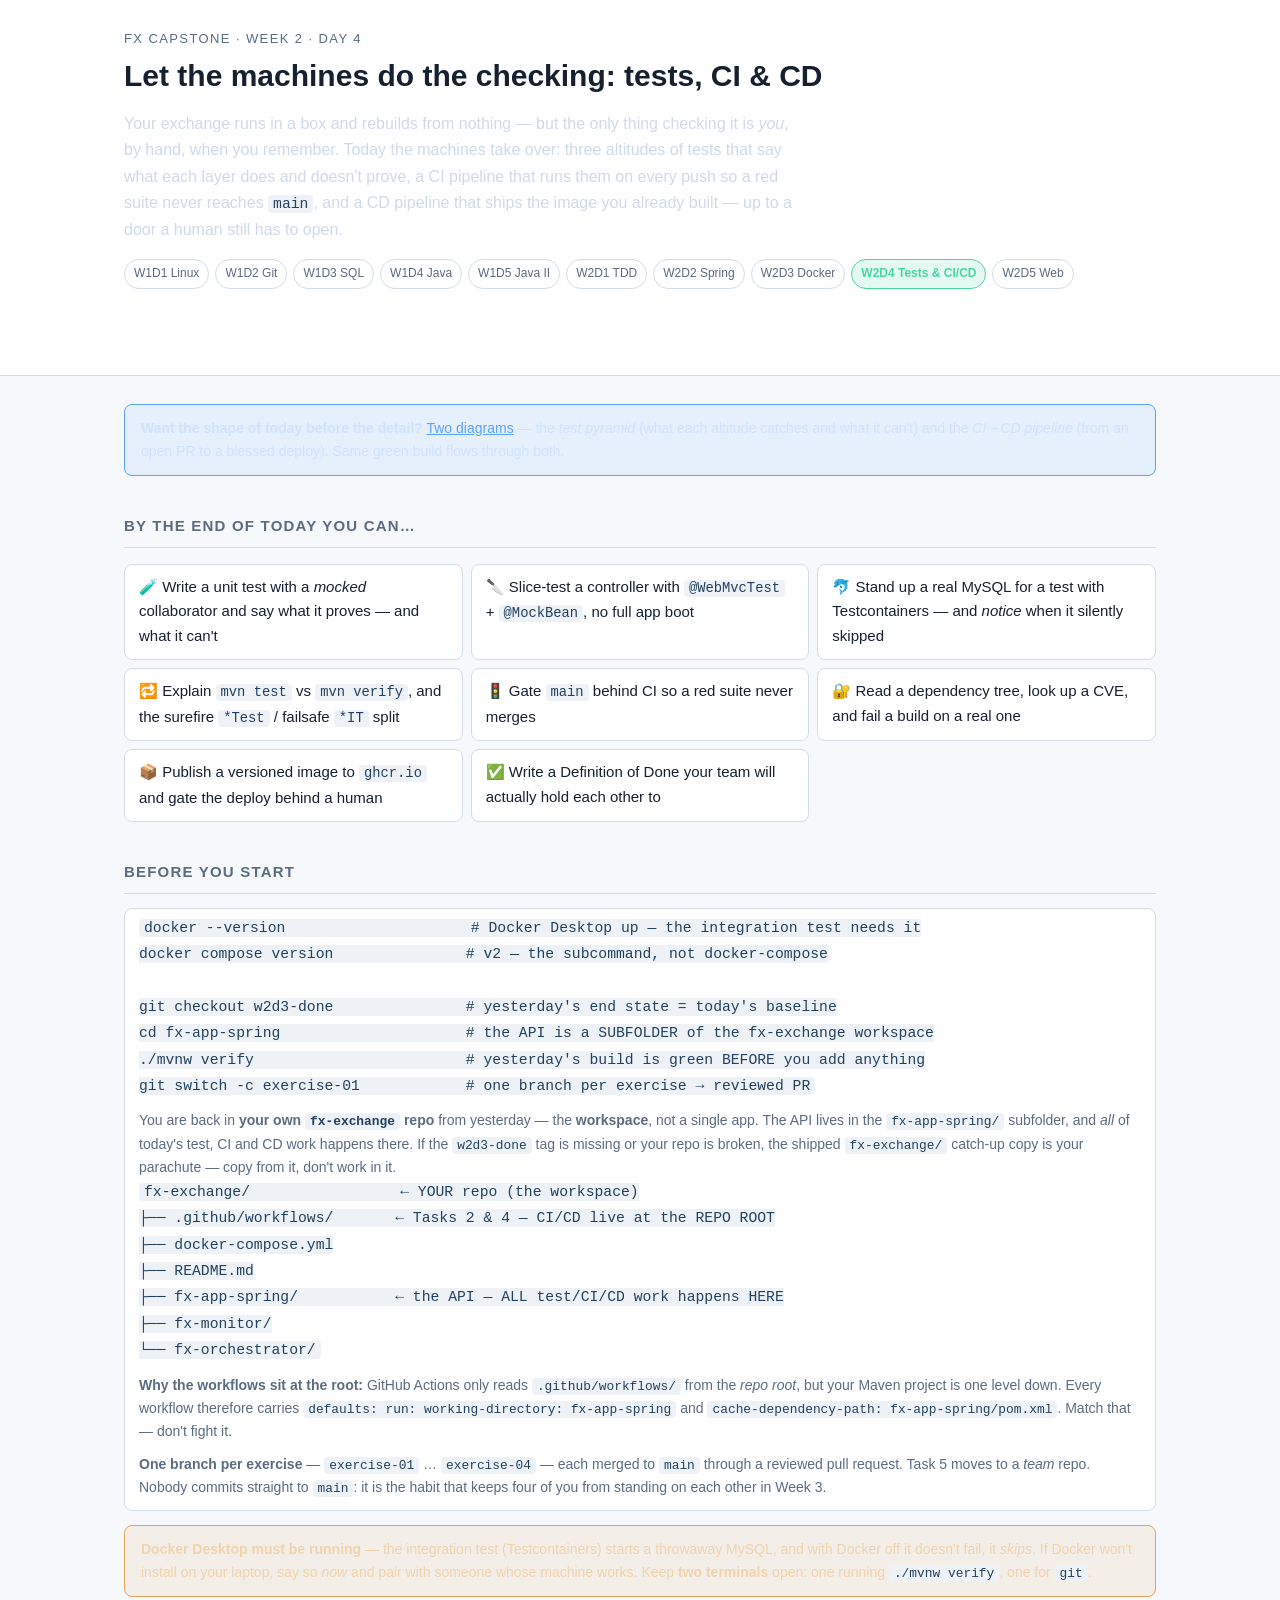
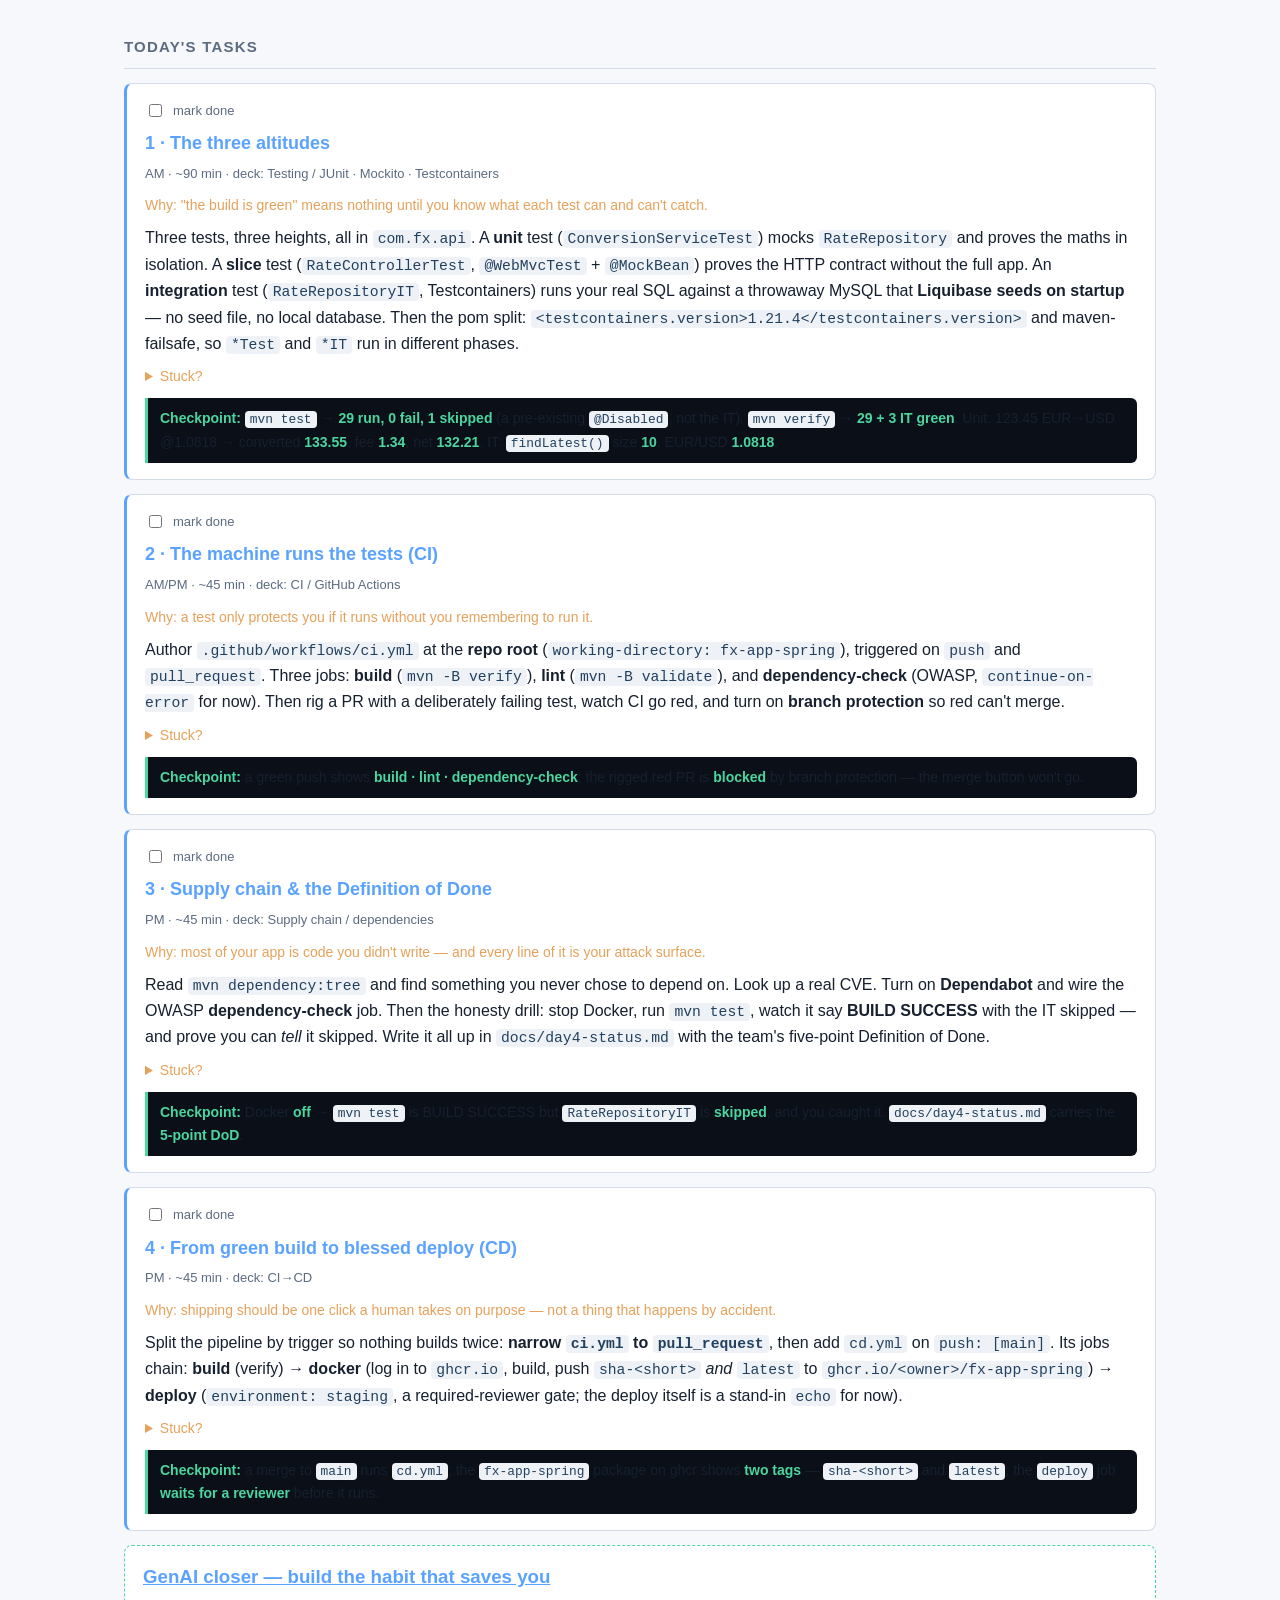
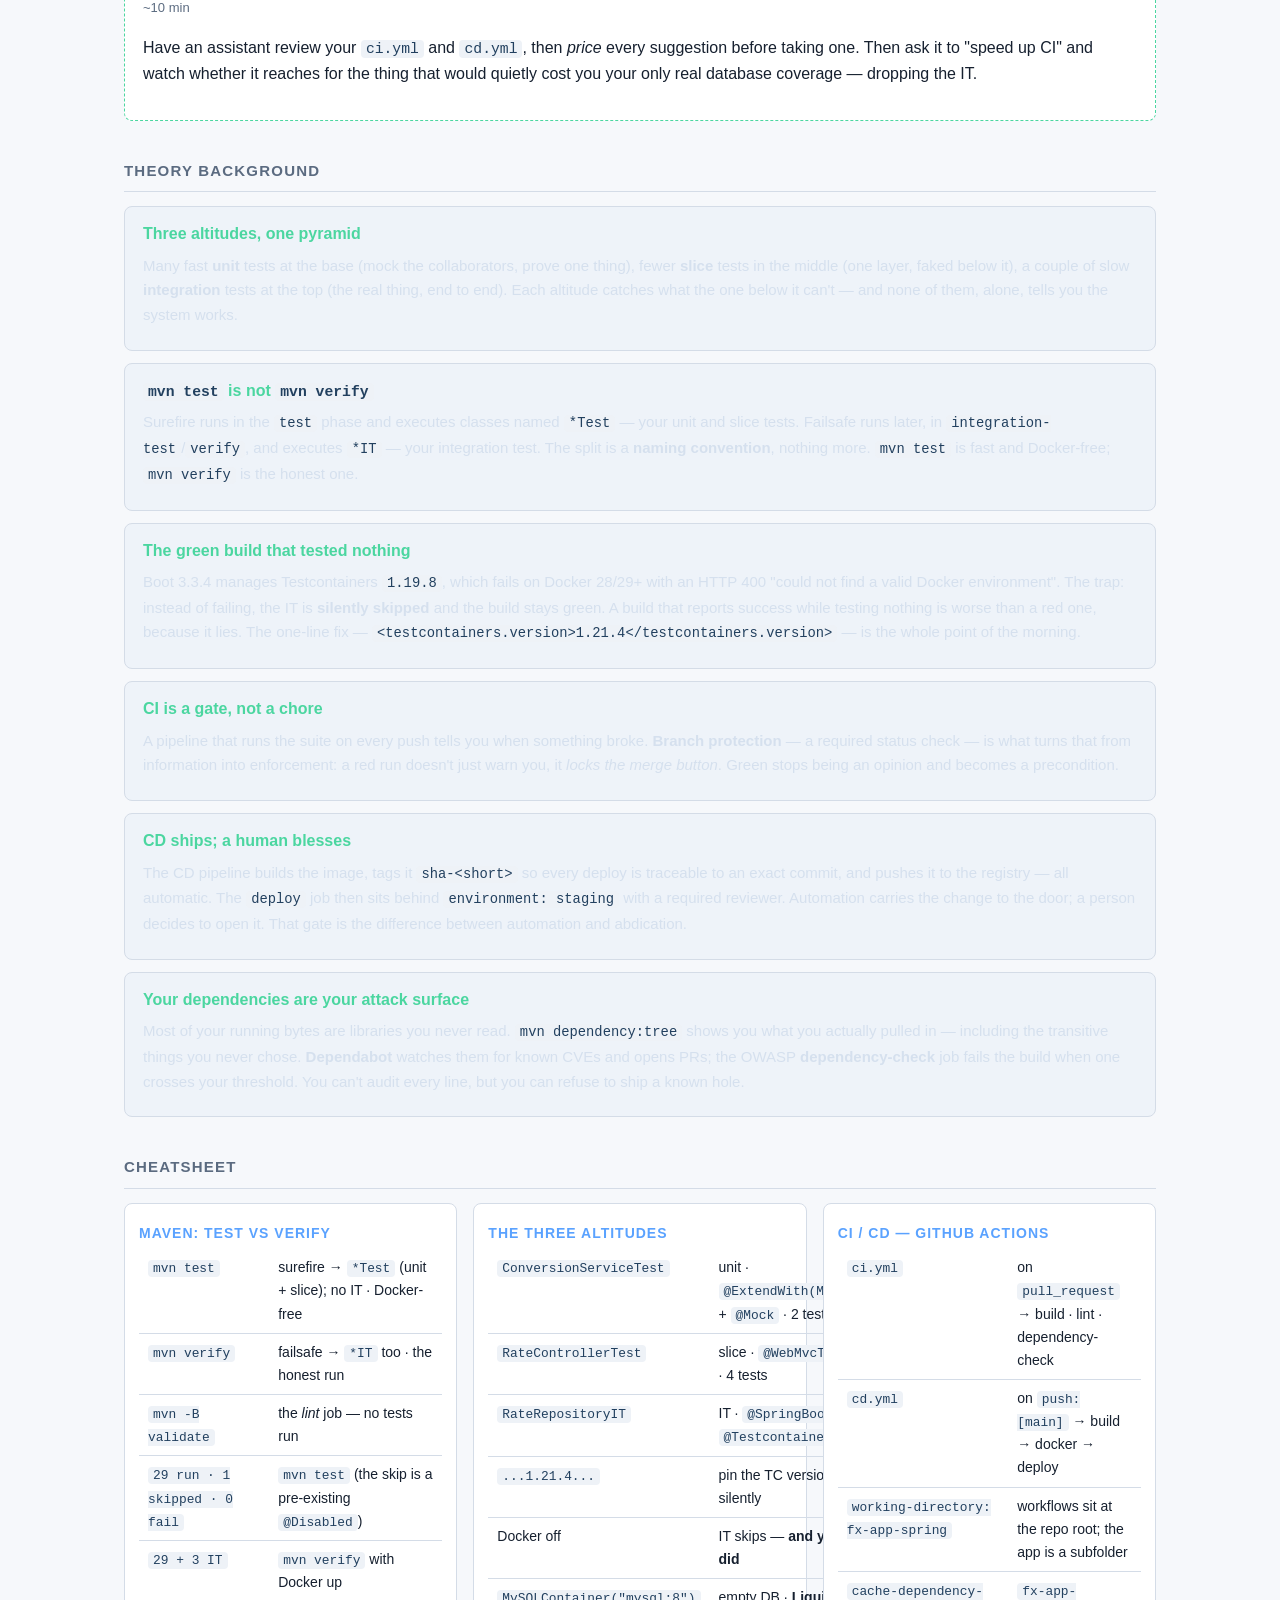
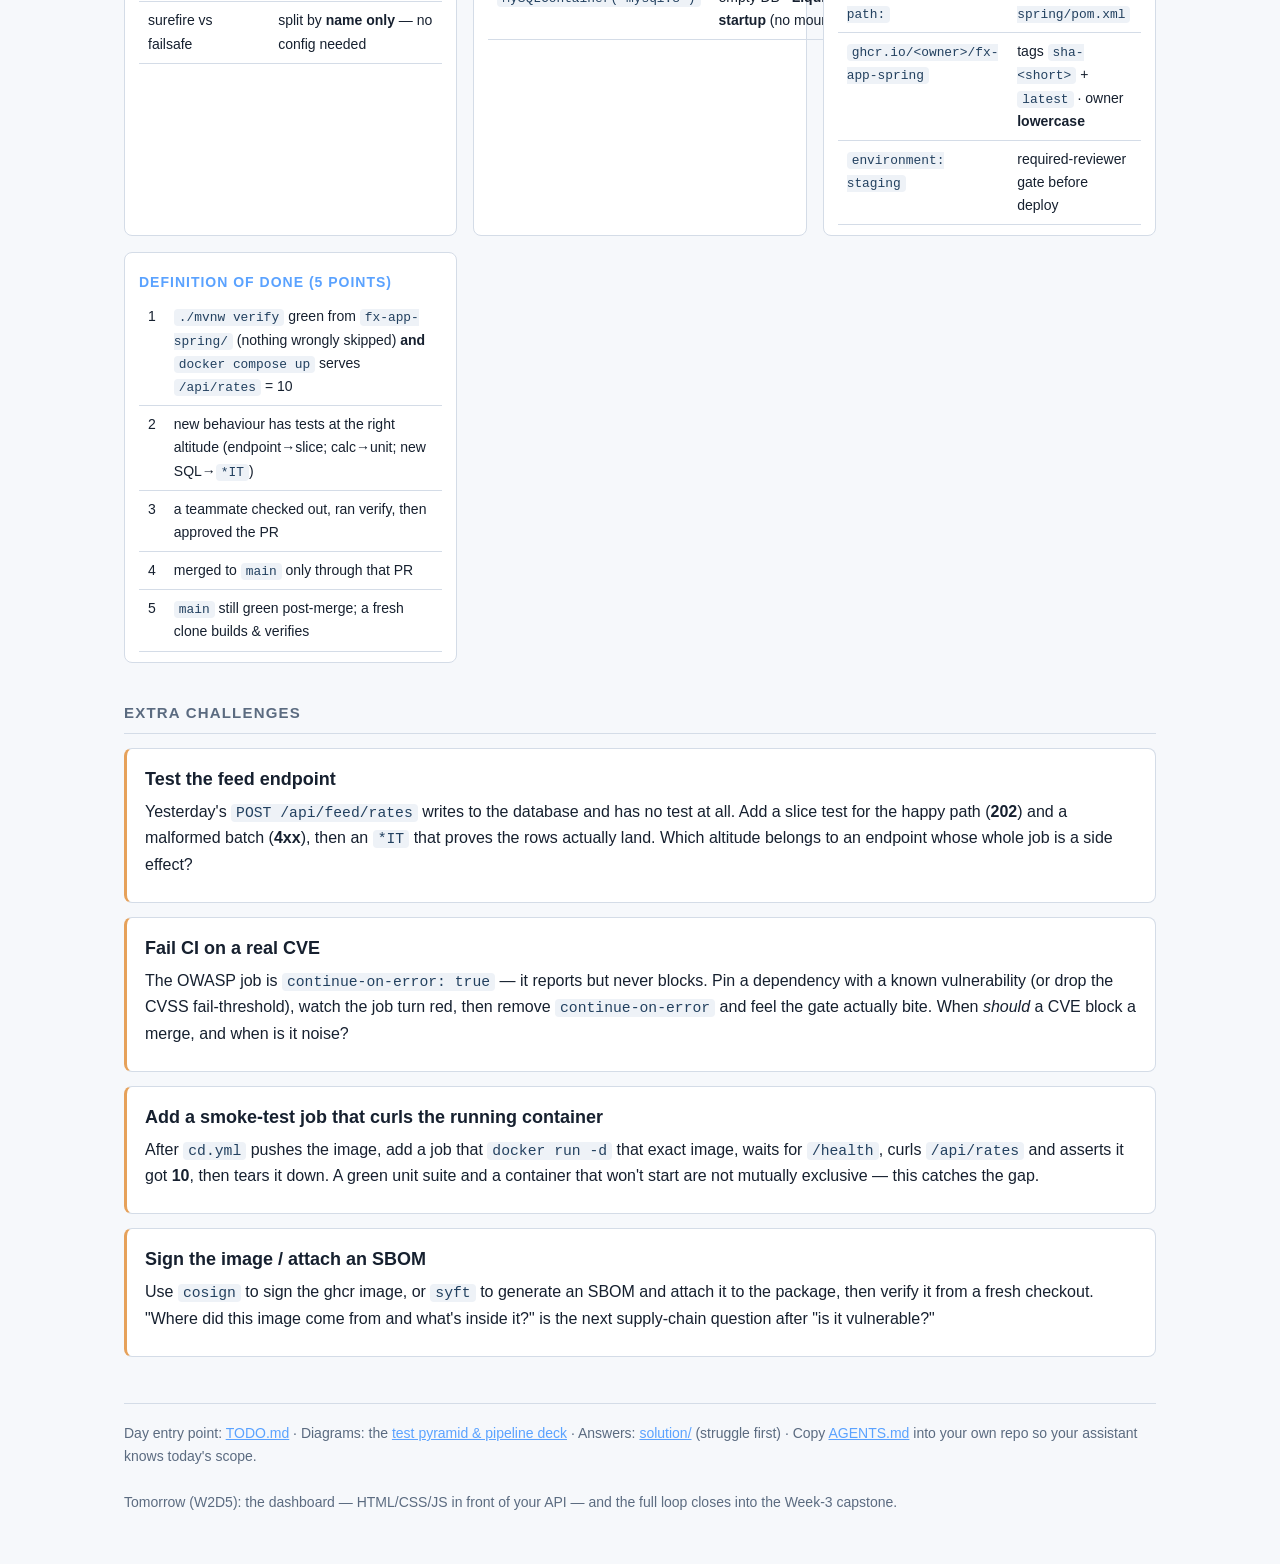
<file: challenge/index.html>
<!DOCTYPE html>
<html lang="en">
<head>
<meta charset="UTF-8">
<meta name="viewport" content="width=device-width, initial-scale=1.0">
<title>FX Capstone · W2D4 — Tests, CI &amp; CD</title>
<style>
  :root{--bg:#0f1420;--panel:#182234;--panel2:#1f2c42;--ink:#e8edf5;--muted:#9fb0c7;
        --mint:#4bd6a0;--blue:#5aa2ff;--amber:#e6a15a;--red:#ff6b6b;--violet:#c78bff;--border:#2a3852}
  *{box-sizing:border-box}
  body{margin:0;background:var(--bg);color:var(--ink);
       font:16px/1.65 -apple-system,BlinkMacSystemFont,"Segoe UI",Roboto,sans-serif}
  code,kbd{font-family:ui-monospace,SFMono-Regular,Menlo,monospace;font-size:.92em}
  code{background:#0b0f18;padding:1px 5px;border-radius:4px;color:#cfe3ff}
  a{color:var(--blue)}
  pre{overflow-x:auto;max-width:100%;margin:0}
  .wrap{max-width:1080px;margin:0 auto;padding:0 24px 64px}
  .hero{background:var(--panel);border-bottom:1px solid var(--border);padding:28px 0 22px;margin-bottom:28px}
  .crumb{color:var(--muted);font-size:13px;letter-spacing:1.4px;text-transform:uppercase}
  h1{margin:8px 0 10px;font-size:30px;line-height:1.25}
  h2{font-size:15px;text-transform:uppercase;letter-spacing:1.2px;color:var(--muted);
     margin:38px 0 14px;border-bottom:1px solid var(--border);padding-bottom:8px}
  .goal{color:#cfd9e8;max-width:76ch}
  .daynav{display:flex;flex-wrap:wrap;gap:6px;margin-top:16px}
  .daynav span{font-size:12px;padding:4px 9px;border:1px solid var(--border);border-radius:99px;color:var(--muted)}
  .daynav span.here{background:rgba(75,214,160,.15);border-color:var(--mint);color:var(--mint);font-weight:600}
  ul.ach{list-style:none;padding:0;display:grid;grid-template-columns:repeat(auto-fit,minmax(300px,1fr));gap:8px}
  ul.ach li{background:var(--panel);border:1px solid var(--border);border-radius:8px;padding:10px 14px;font-size:15px}
  .task{background:var(--panel);border:1px solid var(--border);border-left:3px solid var(--blue);
        border-radius:8px;padding:16px 18px;margin-bottom:14px}
  .task.done{opacity:.55;border-left-color:var(--mint)}
  .task h3{margin:0 0 4px;font-size:18px}
  .task h3 a{text-decoration:none}
  .meta{color:var(--muted);font-size:13px;margin-bottom:10px}
  .why{color:var(--amber);font-size:14px;margin:0 0 8px}
  .task p{margin:0 0 8px}
  .cp{background:#0b0f18;border-left:3px solid var(--mint);padding:9px 12px;border-radius:0 6px 6px 0;
      font-size:14px;margin-top:10px}
  .cp b{color:var(--mint)}
  label.chk{display:flex;align-items:center;gap:8px;color:var(--muted);font-size:13px;
            cursor:pointer;user-select:none;margin-bottom:8px}
  .theory{background:var(--panel2);border:1px solid var(--border);border-radius:8px;padding:14px 18px;margin-bottom:12px}
  .theory h4{margin:0 0 6px;font-size:16px;color:var(--mint)}
  .theory p{margin:0 0 8px;font-size:15px;color:#d5e0ee}
  .cols{display:grid;grid-template-columns:repeat(auto-fit,minmax(330px,1fr));gap:16px}
  table{width:100%;border-collapse:collapse;font-size:14px}
  th,td{text-align:left;padding:7px 9px;border-bottom:1px solid var(--border);vertical-align:top}
  th{color:var(--muted);font-size:12px;text-transform:uppercase;letter-spacing:.9px}
  .sheet{background:var(--panel);border:1px solid var(--border);border-radius:8px;padding:6px 14px 10px}
  .sheet h4{color:var(--blue);font-size:14px;margin:12px 0 4px;text-transform:uppercase;letter-spacing:1px}
  details.hint{margin-top:8px;font-size:14px}
  details.hint summary{cursor:pointer;color:var(--amber)}
  .xtra{border-left-color:var(--amber)}
  .genai{background:var(--panel);border:1px dashed var(--mint);border-radius:8px;padding:16px 18px;margin-bottom:14px}
  footer{margin-top:46px;padding-top:18px;border-top:1px solid var(--border);color:var(--muted);font-size:14px}
  .warn{background:rgba(230,161,90,.12);border:1px solid var(--amber);border-radius:8px;
        padding:12px 16px;color:#f0d3ae;font-size:14px;margin:14px 0}
  @media (prefers-color-scheme: light){
    :root{--bg:#f6f8fb;--panel:#fff;--panel2:#eef3f9;--ink:#16202f;--muted:#5b6b80;--border:#d4dce7}
    code{background:#eef2f7;color:#22405f}
  }
</style>
</head>
<body>

<header class="hero"><div class="wrap">
  <div class="crumb">FX Capstone · Week 2 · Day 4</div>
  <h1>Let the machines do the checking: tests, CI &amp; CD</h1>
  <p class="goal">
    Your exchange runs in a box and rebuilds from nothing — but the only thing checking it is
    <em>you</em>, by hand, when you remember. Today the machines take over: three altitudes of tests
    that say what each layer does and doesn't prove, a CI pipeline that runs them on every push so a
    red suite never reaches <code>main</code>, and a CD pipeline that ships the image you already
    built — up to a door a human still has to open.
  </p>
  <div class="daynav">
    <span>W1D1 Linux</span><span>W1D2 Git</span><span>W1D3 SQL</span><span>W1D4 Java</span>
    <span>W1D5 Java II</span><span>W2D1 TDD</span><span>W2D2 Spring</span>
    <span>W2D3 Docker</span><span class="here">W2D4 Tests &amp; CI/CD</span><span>W2D5 Web</span>
  </div>
</div></header>

<div class="wrap">

<div class="warn" style="border-color:var(--blue);background:rgba(90,162,255,.1);color:#cfe3ff">
  <strong>Want the shape of today before the detail?</strong>
  <a href="architecture.html">Two diagrams</a> — the <em>test pyramid</em> (what each altitude
  catches and what it can't) and the <em>CI→CD pipeline</em> (from an open PR to a blessed deploy).
  Same green build flows through both.
</div>

<h2>By the end of today you can…</h2>
<ul class="ach">
  <li>🧪 Write a unit test with a <em>mocked</em> collaborator and say what it proves — and what it can't</li>
  <li>🔪 Slice-test a controller with <code>@WebMvcTest</code> + <code>@MockBean</code>, no full app boot</li>
  <li>🐬 Stand up a real MySQL for a test with Testcontainers — and <em>notice</em> when it silently skipped</li>
  <li>🔁 Explain <code>mvn test</code> vs <code>mvn verify</code>, and the surefire <code>*Test</code> / failsafe <code>*IT</code> split</li>
  <li>🚦 Gate <code>main</code> behind CI so a red suite never merges</li>
  <li>🔐 Read a dependency tree, look up a CVE, and fail a build on a real one</li>
  <li>📦 Publish a versioned image to <code>ghcr.io</code> and gate the deploy behind a human</li>
  <li>✅ Write a Definition of Done your team will actually hold each other to</li>
</ul>

<h2>Before you start</h2>
<div class="sheet">
<pre><code>docker --version                     # Docker Desktop up — the integration test needs it
docker compose version               # v2 — the subcommand, not docker-compose

git checkout w2d3-done               # yesterday's end state = today's baseline
cd fx-app-spring                     # the API is a SUBFOLDER of the fx-exchange workspace
./mvnw verify                        # yesterday's build is green BEFORE you add anything
git switch -c exercise-01            # one branch per exercise → reviewed PR</code></pre>
<p style="color:var(--muted);font-size:14px;margin:10px 0 0">
  You are back in <strong>your own <code>fx-exchange</code> repo</strong> from yesterday — the
  <strong>workspace</strong>, not a single app. The API lives in the <code>fx-app-spring/</code>
  subfolder, and <em>all</em> of today's test, CI and CD work happens there. If the
  <code>w2d3-done</code> tag is missing or your repo is broken, the shipped
  <code>fx-exchange/</code> catch-up copy is your parachute — copy from it, don't work in it.
</p>
<pre><code>fx-exchange/                 ← YOUR repo (the workspace)
├── .github/workflows/       ← Tasks 2 &amp; 4 — CI/CD live at the REPO ROOT
├── docker-compose.yml
├── README.md
├── fx-app-spring/           ← the API — ALL test/CI/CD work happens HERE
├── fx-monitor/
└── fx-orchestrator/</code></pre>
<p style="color:var(--muted);font-size:14px;margin:10px 0 0">
  <strong>Why the workflows sit at the root:</strong> GitHub Actions only reads
  <code>.github/workflows/</code> from the <em>repo root</em>, but your Maven project is one level
  down. Every workflow therefore carries
  <code>defaults: run: working-directory: fx-app-spring</code> and
  <code>cache-dependency-path: fx-app-spring/pom.xml</code>. Match that — don't fight it.
</p>
<p style="color:var(--muted);font-size:14px;margin:10px 0 0">
  <strong>One branch per exercise</strong> — <code>exercise-01</code> … <code>exercise-04</code> —
  each merged to <code>main</code> through a reviewed pull request. Task 5 moves to a
  <em>team</em> repo. Nobody commits straight to <code>main</code>: it is the habit that keeps four
  of you from standing on each other in Week 3.
</p>
</div>
<div class="warn">
  <strong>Docker Desktop must be running</strong> — the integration test (Testcontainers) starts a
  throwaway MySQL, and with Docker off it doesn't fail, it <em>skips</em>. If Docker won't install on
  your laptop, say so <em>now</em> and pair with someone whose machine works. Keep
  <strong>two terminals</strong> open: one running <code>./mvnw verify</code>, one for
  <code>git</code>.
</div>

<h2>Today's tasks</h2>

<div class="task" id="t1">
  <label class="chk"><input type="checkbox" data-k="w2d4t1"> mark done</label>
  <h3><a href="01-three-altitudes.md">1 · The three altitudes</a></h3>
  <div class="meta">AM · ~90 min · deck: Testing / JUnit · Mockito · Testcontainers</div>
  <p class="why">Why: "the build is green" means nothing until you know what each test can and can't catch.</p>
  <p>Three tests, three heights, all in <code>com.fx.api</code>. A <strong>unit</strong> test
     (<code>ConversionServiceTest</code>) mocks <code>RateRepository</code> and proves the maths in
     isolation. A <strong>slice</strong> test (<code>RateControllerTest</code>,
     <code>@WebMvcTest</code> + <code>@MockBean</code>) proves the HTTP contract without the full
     app. An <strong>integration</strong> test (<code>RateRepositoryIT</code>, Testcontainers) runs
     your real SQL against a throwaway MySQL that <strong>Liquibase seeds on startup</strong> — no
     seed file, no local database. Then the pom split: <code>&lt;testcontainers.version&gt;1.21.4&lt;/testcontainers.version&gt;</code>
     and maven-failsafe, so <code>*Test</code> and <code>*IT</code> run in different phases.</p>
  <details class="hint"><summary>Stuck?</summary>
    Boot 3.3.4 manages Testcontainers <code>1.19.8</code>, which 400s on Docker 28/29+. With the
    wrong version <code>mvn verify</code> reports <b>BUILD SUCCESS</b> while the IT is
    <em>silently skipped</em> — a green build that tested nothing. Pin <code>1.21.4</code>.</details>
  <div class="cp"><b>Checkpoint:</b> <code>mvn test</code> → <b>29 run, 0 fail, 1 skipped</b> (a
    pre-existing <code>@Disabled</code>, not the IT). <code>mvn verify</code> → <b>29 + 3 IT green</b>.
    Unit: 123.45 EUR→USD @1.0818 → converted <b>133.55</b>, fee <b>1.34</b>, net <b>132.21</b>.
    IT: <code>findLatest()</code> size <b>10</b>, EUR/USD <b>1.0818</b>.</div>
</div>

<div class="task" id="t2">
  <label class="chk"><input type="checkbox" data-k="w2d4t2"> mark done</label>
  <h3><a href="02-ci-pipeline.md">2 · The machine runs the tests (CI)</a></h3>
  <div class="meta">AM/PM · ~45 min · deck: CI / GitHub Actions</div>
  <p class="why">Why: a test only protects you if it runs without you remembering to run it.</p>
  <p>Author <code>.github/workflows/ci.yml</code> at the <strong>repo root</strong>
     (<code>working-directory: fx-app-spring</code>), triggered on <code>push</code> and
     <code>pull_request</code>. Three jobs: <strong>build</strong> (<code>mvn -B verify</code>),
     <strong>lint</strong> (<code>mvn -B validate</code>), and <strong>dependency-check</strong>
     (OWASP, <code>continue-on-error</code> for now). Then rig a PR with a deliberately failing test,
     watch CI go red, and turn on <strong>branch protection</strong> so red can't merge.</p>
  <details class="hint"><summary>Stuck?</summary>
    "Required status checks" in branch protection is what turns a red X from a suggestion into a
    locked merge button. No protection rule → nothing is actually enforced.</details>
  <div class="cp"><b>Checkpoint:</b> a green push shows <b>build · lint · dependency-check</b>; the
    rigged red PR is <b>blocked</b> by branch protection — the merge button won't go.</div>
</div>

<div class="task" id="t3">
  <label class="chk"><input type="checkbox" data-k="w2d4t3"> mark done</label>
  <h3><a href="03-supply-chain-and-dod.md">3 · Supply chain &amp; the Definition of Done</a></h3>
  <div class="meta">PM · ~45 min · deck: Supply chain / dependencies</div>
  <p class="why">Why: most of your app is code you didn't write — and every line of it is your attack surface.</p>
  <p>Read <code>mvn dependency:tree</code> and find something you never chose to depend on. Look up a
     real CVE. Turn on <strong>Dependabot</strong> and wire the OWASP <strong>dependency-check</strong>
     job. Then the honesty drill: stop Docker, run <code>mvn test</code>, watch it say
     <b>BUILD SUCCESS</b> with the IT skipped — and prove you can <em>tell</em> it skipped. Write it
     all up in <code>docs/day4-status.md</code> with the team's five-point Definition of Done.</p>
  <details class="hint"><summary>Stuck?</summary>
    A skipped test is not a passed test. In the surefire output, "Tests run: … Skipped: 1" for the IT
    is the tell — a green summary line is not the same as coverage.</details>
  <div class="cp"><b>Checkpoint:</b> Docker <b>off</b> → <code>mvn test</code> is BUILD SUCCESS but
    <code>RateRepositoryIT</code> is <b>skipped</b>, and you caught it. <code>docs/day4-status.md</code>
    carries the <b>5-point DoD</b>.</div>
</div>

<div class="task" id="t4">
  <label class="chk"><input type="checkbox" data-k="w2d4t4"> mark done</label>
  <h3><a href="04-cd-pipeline.md">4 · From green build to blessed deploy (CD)</a></h3>
  <div class="meta">PM · ~45 min · deck: CI→CD</div>
  <p class="why">Why: shipping should be one click a human takes on purpose — not a thing that happens by accident.</p>
  <p>Split the pipeline by trigger so nothing builds twice: <strong>narrow <code>ci.yml</code> to
     <code>pull_request</code></strong>, then add <code>cd.yml</code> on <code>push: [main]</code>.
     Its jobs chain: <strong>build</strong> (verify) → <strong>docker</strong> (log in to
     <code>ghcr.io</code>, build, push <code>sha-&lt;short&gt;</code> <em>and</em> <code>latest</code>
     to <code>ghcr.io/&lt;owner&gt;/fx-app-spring</code>) → <strong>deploy</strong>
     (<code>environment: staging</code>, a required-reviewer gate; the deploy itself is a stand-in
     <code>echo</code> for now).</p>
  <details class="hint"><summary>Stuck?</summary>
    ghcr package names must be <b>lowercase</b>. If <code>github.repository_owner</code> has
    capitals, the push 400s — lowercase it in the workflow.</details>
  <div class="cp"><b>Checkpoint:</b> a merge to <code>main</code> runs <code>cd.yml</code>; the
    <code>fx-app-spring</code> package on ghcr shows <b>two tags</b> — <code>sha-&lt;short&gt;</code>
    and <code>latest</code>; the <code>deploy</code> job <b>waits for a reviewer</b> before it runs.</div>
</div>

<div class="genai">
  <h3 style="margin:0 0 4px"><a href="05-genai-closer.md">GenAI closer — build the habit that saves you</a></h3>
  <div class="meta">~10 min</div>
  <p>Have an assistant review your <code>ci.yml</code> and <code>cd.yml</code>, then <em>price</em>
     every suggestion before taking one. Then ask it to "speed up CI" and watch whether it reaches
     for the thing that would quietly cost you your only real database coverage — dropping the IT.</p>
</div>

<h2>Theory background</h2>

<div class="theory">
  <h4>Three altitudes, one pyramid</h4>
  <p>Many fast <strong>unit</strong> tests at the base (mock the collaborators, prove one thing),
     fewer <strong>slice</strong> tests in the middle (one layer, faked below it), a couple of slow
     <strong>integration</strong> tests at the top (the real thing, end to end). Each altitude
     catches what the one below it can't — and none of them, alone, tells you the system works.</p>
</div>

<div class="theory">
  <h4><code>mvn test</code> is not <code>mvn verify</code></h4>
  <p>Surefire runs in the <code>test</code> phase and executes classes named <code>*Test</code> —
     your unit and slice tests. Failsafe runs later, in <code>integration-test</code>/<code>verify</code>,
     and executes <code>*IT</code> — your integration test. The split is a <strong>naming
     convention</strong>, nothing more. <code>mvn test</code> is fast and Docker-free;
     <code>mvn verify</code> is the honest one.</p>
</div>

<div class="theory">
  <h4>The green build that tested nothing</h4>
  <p>Boot 3.3.4 manages Testcontainers <code>1.19.8</code>, which fails on Docker 28/29+ with an
     HTTP 400 "could not find a valid Docker environment". The trap: instead of failing, the IT is
     <strong>silently skipped</strong> and the build stays green. A build that reports success while
     testing nothing is worse than a red one, because it lies. The one-line fix —
     <code>&lt;testcontainers.version&gt;1.21.4&lt;/testcontainers.version&gt;</code> — is the whole
     point of the morning.</p>
</div>

<div class="theory">
  <h4>CI is a gate, not a chore</h4>
  <p>A pipeline that runs the suite on every push tells you when something broke. <strong>Branch
     protection</strong> — a required status check — is what turns that from information into
     enforcement: a red run doesn't just warn you, it <em>locks the merge button</em>. Green stops
     being an opinion and becomes a precondition.</p>
</div>

<div class="theory">
  <h4>CD ships; a human blesses</h4>
  <p>The CD pipeline builds the image, tags it <code>sha-&lt;short&gt;</code> so every deploy is
     traceable to an exact commit, and pushes it to the registry — all automatic. The
     <code>deploy</code> job then sits behind <code>environment: staging</code> with a required
     reviewer. Automation carries the change to the door; a person decides to open it. That gate is
     the difference between automation and abdication.</p>
</div>

<div class="theory">
  <h4>Your dependencies are your attack surface</h4>
  <p>Most of your running bytes are libraries you never read. <code>mvn dependency:tree</code> shows
     you what you actually pulled in — including the transitive things you never chose.
     <strong>Dependabot</strong> watches them for known CVEs and opens PRs; the OWASP
     <strong>dependency-check</strong> job fails the build when one crosses your threshold. You
     can't audit every line, but you can refuse to ship a known hole.</p>
</div>

<h2>Cheatsheet</h2>
<div class="cols">

<div class="sheet">
<h4>Maven: test vs verify</h4>
<table>
<tr><td><code>mvn test</code></td><td>surefire → <code>*Test</code> (unit + slice); no IT · Docker-free</td></tr>
<tr><td><code>mvn verify</code></td><td>failsafe → <code>*IT</code> too · the honest run</td></tr>
<tr><td><code>mvn -B validate</code></td><td>the <em>lint</em> job — no tests run</td></tr>
<tr><td><code>29 run · 1 skipped · 0 fail</code></td><td><code>mvn test</code> (the skip is a pre-existing <code>@Disabled</code>)</td></tr>
<tr><td><code>29 + 3 IT</code></td><td><code>mvn verify</code> with Docker up</td></tr>
<tr><td>surefire vs failsafe</td><td>split by <b>name only</b> — no config needed</td></tr>
</table>
</div>

<div class="sheet">
<h4>The three altitudes</h4>
<table>
<tr><td><code>ConversionServiceTest</code></td><td>unit · <code>@ExtendWith(MockitoExtension)</code> + <code>@Mock</code> · 2 tests</td></tr>
<tr><td><code>RateControllerTest</code></td><td>slice · <code>@WebMvcTest</code> + <code>@MockBean</code> · 4 tests</td></tr>
<tr><td><code>RateRepositoryIT</code></td><td>IT · <code>@SpringBootTest</code> + <code>@Testcontainers</code> · 3 tests</td></tr>
<tr><td><code>...1.21.4...</code></td><td>pin the TC version or the IT skips silently</td></tr>
<tr><td>Docker off</td><td>IT skips — <b>and you must know it did</b></td></tr>
<tr><td><code>MySQLContainer("mysql:8")</code></td><td>empty DB · <b>Liquibase seeds on startup</b> (no mount)</td></tr>
</table>
</div>

<div class="sheet">
<h4>CI / CD — GitHub Actions</h4>
<table>
<tr><td><code>ci.yml</code></td><td>on <code>pull_request</code> → build · lint · dependency-check</td></tr>
<tr><td><code>cd.yml</code></td><td>on <code>push: [main]</code> → build → docker → deploy</td></tr>
<tr><td><code>working-directory: fx-app-spring</code></td><td>workflows sit at the repo root; the app is a subfolder</td></tr>
<tr><td><code>cache-dependency-path:</code></td><td><code>fx-app-spring/pom.xml</code></td></tr>
<tr><td><code>ghcr.io/&lt;owner&gt;/fx-app-spring</code></td><td>tags <code>sha-&lt;short&gt;</code> + <code>latest</code> · owner <b>lowercase</b></td></tr>
<tr><td><code>environment: staging</code></td><td>required-reviewer gate before deploy</td></tr>
</table>
</div>

<div class="sheet">
<h4>Definition of Done (5 points)</h4>
<table>
<tr><td>1</td><td><code>./mvnw verify</code> green from <code>fx-app-spring/</code> (nothing wrongly skipped) <b>and</b> <code>docker compose up</code> serves <code>/api/rates</code> = 10</td></tr>
<tr><td>2</td><td>new behaviour has tests at the right altitude (endpoint→slice; calc→unit; new SQL→<code>*IT</code>)</td></tr>
<tr><td>3</td><td>a teammate checked out, ran verify, then approved the PR</td></tr>
<tr><td>4</td><td>merged to <code>main</code> only through that PR</td></tr>
<tr><td>5</td><td><code>main</code> still green post-merge; a fresh clone builds &amp; verifies</td></tr>
</table>
</div>

</div>

<h2>Extra challenges</h2>

<div class="task xtra">
  <h3>Test the feed endpoint</h3>
  <p>Yesterday's <code>POST /api/feed/rates</code> writes to the database and has no test at all. Add
     a slice test for the happy path (<b>202</b>) and a malformed batch (<b>4xx</b>), then an
     <code>*IT</code> that proves the rows actually land. Which altitude belongs to an endpoint whose
     whole job is a side effect?</p>
</div>

<div class="task xtra">
  <h3>Fail CI on a real CVE</h3>
  <p>The OWASP job is <code>continue-on-error: true</code> — it reports but never blocks. Pin a
     dependency with a known vulnerability (or drop the CVSS fail-threshold), watch the job turn red,
     then remove <code>continue-on-error</code> and feel the gate actually bite. When <em>should</em>
     a CVE block a merge, and when is it noise?</p>
</div>

<div class="task xtra">
  <h3>Add a smoke-test job that curls the running container</h3>
  <p>After <code>cd.yml</code> pushes the image, add a job that <code>docker run -d</code> that exact
     image, waits for <code>/health</code>, curls <code>/api/rates</code> and asserts it got
     <b>10</b>, then tears it down. A green unit suite and a container that won't start are not
     mutually exclusive — this catches the gap.</p>
</div>

<div class="task xtra">
  <h3>Sign the image / attach an SBOM</h3>
  <p>Use <code>cosign</code> to sign the ghcr image, or <code>syft</code> to generate an SBOM and
     attach it to the package, then verify it from a fresh checkout. "Where did this image come from
     and what's inside it?" is the next supply-chain question after "is it vulnerable?"</p>
</div>

<footer>
  Day entry point: <a href="../TODO.md">TODO.md</a> ·
  Diagrams: the <a href="architecture.html">test pyramid &amp; pipeline deck</a> ·
  Answers: <a href="../solution/">solution/</a> (struggle first) ·
  Copy <a href="../AGENTS.md">AGENTS.md</a> into your own repo so your assistant knows today's scope.
  <br><br>
  Tomorrow (W2D5): the dashboard — HTML/CSS/JS in front of your API — and the full loop closes into
  the Week-3 capstone.
</footer>

</div>

<script>
  document.querySelectorAll('input[data-k]').forEach(function(box){
    var key = 'fx-' + box.dataset.k;
    box.checked = localStorage.getItem(key) === '1';
    box.closest('.task').classList.toggle('done', box.checked);
    box.addEventListener('change', function(){
      localStorage.setItem(key, box.checked ? '1' : '0');
      box.closest('.task').classList.toggle('done', box.checked);
    });
  });
</script>
</body>
</html>
</file>
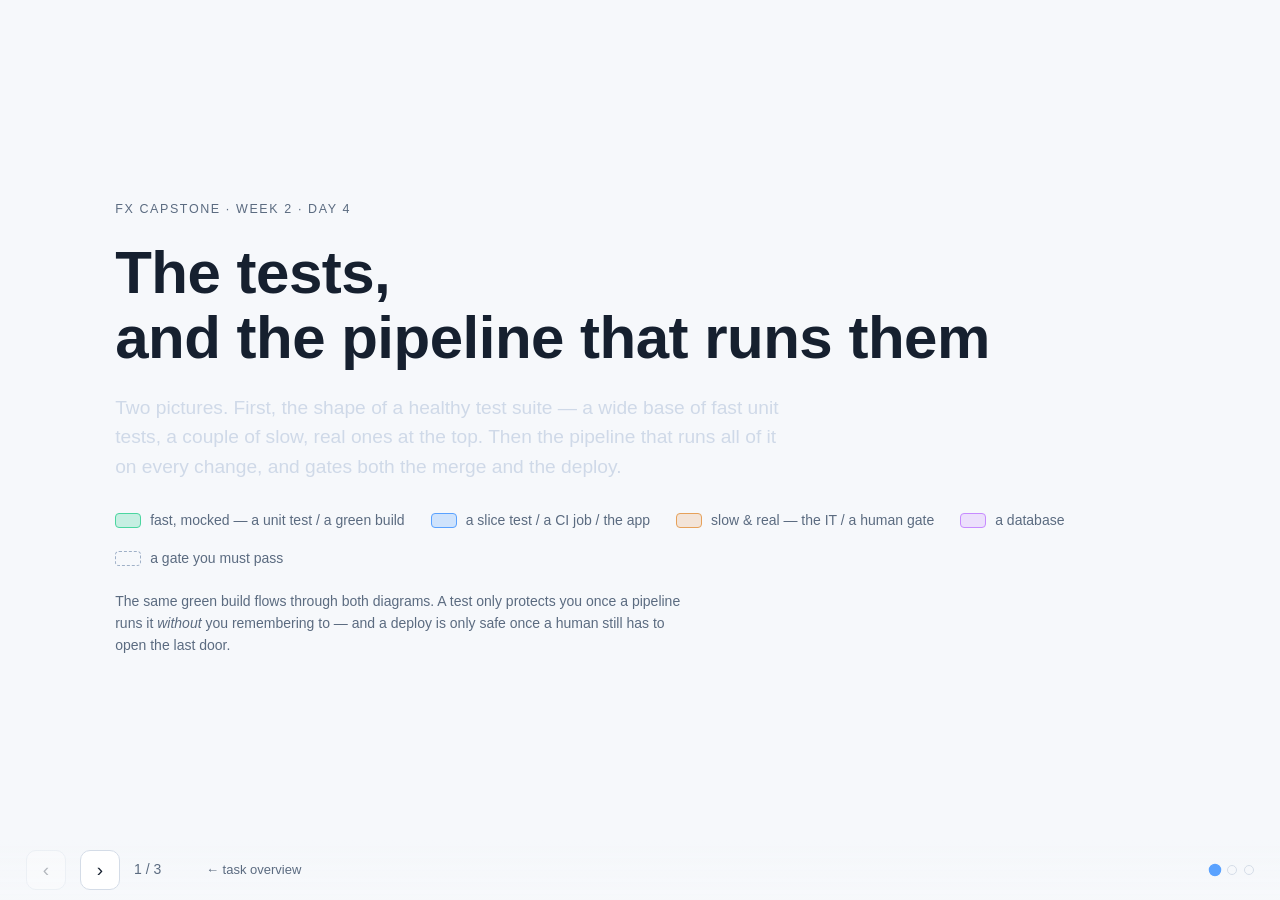
<file: challenge/architecture.html>
<!DOCTYPE html>
<html lang="en">
<head>
<meta charset="UTF-8">
<meta name="viewport" content="width=device-width, initial-scale=1.0">
<title>W2D4 — the tests, and the pipeline that runs them</title>
<style>
  :root{--bg:#0f1420;--panel:#182234;--panel2:#1f2c42;--ink:#e8edf5;--muted:#9fb0c7;
        --mint:#4bd6a0;--blue:#5aa2ff;--amber:#e6a15a;--red:#ff6b6b;--violet:#c78bff;--border:#2a3852}
  *{box-sizing:border-box}
  html,body{height:100%;margin:0}
  body{background:var(--bg);color:var(--ink);overflow:hidden;
       font:16px/1.55 -apple-system,BlinkMacSystemFont,"Segoe UI",Roboto,sans-serif}
  code{font-family:ui-monospace,SFMono-Regular,Menlo,monospace;font-size:.88em;
       background:#0b0f18;padding:1px 5px;border-radius:4px;color:#cfe3ff}
  a{color:var(--blue)}

  /* ---- the deck: one slide per screen, snapped ------------------------- */
  .deck{height:100dvh;overflow-y:scroll;scroll-snap-type:y mandatory}
  .deck::-webkit-scrollbar{display:none}
  .deck{scrollbar-width:none}
  .slide{height:100dvh;scroll-snap-align:start;scroll-snap-stop:always;
         display:flex;flex-direction:column;padding:34px 64px 78px;gap:12px}

  /* ---- slide furniture -------------------------------------------------- */
  .head{display:flex;align-items:baseline;gap:14px;flex:none}
  h2{margin:0;font-size:clamp(22px,2.5vw,32px);line-height:1.2}
  .sub{color:var(--muted);font-size:14px;margin-left:auto;white-space:nowrap;flex:none}
  .kicker{color:var(--muted);font-size:12.5px;letter-spacing:1.6px;text-transform:uppercase;flex:none}

  .fig{flex:1 1 auto;min-height:0;background:var(--panel);border:1px solid var(--border);
       border-radius:14px;padding:18px;display:flex}
  .fig svg{width:100%;height:100%;display:block}

  .notes{flex:none;display:grid;grid-template-columns:1fr 1fr;gap:12px}
  .notes.one{grid-template-columns:1fr}
  .delta,.watch{padding:10px 14px;border-radius:0 9px 9px 0;font-size:14.5px;line-height:1.5}
  .delta{border-left:3px solid var(--mint);background:rgba(75,214,160,.07)}
  .delta b{color:var(--mint)}
  .watch{border-left:3px solid var(--amber);background:rgba(230,161,90,.08)}
  .watch b{color:var(--amber)}

  /* ---- title slide ------------------------------------------------------ */
  .title{justify-content:center;align-items:flex-start;gap:22px;padding-left:9vw;padding-right:9vw}
  .title h1{margin:0;font-size:clamp(34px,5vw,60px);line-height:1.08;letter-spacing:-.5px}
  .title .lede{color:#cfd9e8;max-width:64ch;font-size:clamp(16px,1.5vw,20px);margin:0}
  .legend{display:flex;flex-wrap:wrap;gap:16px 26px;font-size:14px;color:var(--muted);margin-top:6px}
  .legend span{display:flex;align-items:center;gap:9px}
  .sw{width:26px;height:15px;border-radius:4px;flex:none}
  .note{color:var(--muted);font-size:14px;max-width:74ch;margin:0}

  /* ---- navigation ------------------------------------------------------- */
  nav.deckbar{position:fixed;left:0;right:0;bottom:0;height:60px;display:flex;align-items:center;
              gap:14px;padding:0 26px;background:linear-gradient(to top,rgba(15,20,32,.96),rgba(15,20,32,0));
              z-index:20;pointer-events:none}
  nav.deckbar > *{pointer-events:auto}
  .nbtn{width:40px;height:40px;border-radius:10px;border:1px solid var(--border);
        background:var(--panel);color:var(--ink);font-size:19px;cursor:pointer;
        display:grid;place-items:center;transition:background .15s,border-color .15s}
  .nbtn:hover:not(:disabled){background:var(--panel2);border-color:var(--blue)}
  .nbtn:disabled{opacity:.3;cursor:default}
  .counter{color:var(--muted);font-size:14px;font-variant-numeric:tabular-nums;min-width:52px}
  .dots{display:flex;gap:7px;margin-left:auto;flex-wrap:wrap;justify-content:flex-end}
  .dot{width:10px;height:10px;border-radius:50%;border:1px solid var(--border);
       background:transparent;cursor:pointer;padding:0}
  .dot[aria-current="true"]{background:var(--blue);border-color:var(--blue);transform:scale(1.25)}
  .dot:hover{border-color:var(--blue)}
  .home{color:var(--muted);font-size:13px;text-decoration:none;margin-left:6px}
  .home:hover{color:var(--blue)}

  @media (max-width:900px){
    .slide{padding:22px 22px 74px}
    .notes{grid-template-columns:1fr}
  }
  @media (prefers-color-scheme: light){
    :root{--bg:#f6f8fb;--panel:#fff;--panel2:#eef3f9;--ink:#16202f;--muted:#5b6b80;--border:#d4dce7}
    code{background:#eef2f7;color:#22405f}
    nav.deckbar{background:linear-gradient(to top,rgba(246,248,251,.96),rgba(246,248,251,0))}
  }
</style>
</head>
<body>
<div class="deck" id="deck">

<section class="slide title">
  <div class="kicker">FX Capstone · Week 2 · Day 4</div>
  <h1>The tests,<br>and the pipeline that runs them</h1>
  <p class="lede">Two pictures. First, the shape of a healthy test suite — a wide base of fast unit
  tests, a couple of slow, real ones at the top. Then the pipeline that runs all of it on every
  change, and gates both the merge and the deploy.</p>
  <div class="legend">
    <span><span class="sw" style="background:rgba(75,214,160,.28);border:1.5px solid #4bd6a0"></span> fast, mocked — a unit test / a green build</span>
    <span><span class="sw" style="background:rgba(90,162,255,.25);border:1.5px solid #5aa2ff"></span> a slice test / a CI job / the app</span>
    <span><span class="sw" style="background:rgba(230,161,90,.22);border:1.5px solid #e6a15a"></span> slow &amp; real — the IT / a human gate</span>
    <span><span class="sw" style="background:rgba(199,139,255,.22);border:1.5px solid #c78bff"></span> a database</span>
    <span><span class="sw" style="background:transparent;border:1.5px dashed #9fb0c7"></span> a gate you must pass</span>
  </div>
  <p class="note">The same green build flows through both diagrams. A test only protects you once a
  pipeline runs it <i>without</i> you remembering to — and a deploy is only safe once a human still
  has to open the last door.</p>
</section>

<section class="slide">
  <div class="head"><h2>The test pyramid — three altitudes</h2><div class="sub">Task 1 · <code>com.fx.api</code></div></div>
  <div class="fig"><svg viewBox="0 0 980 360" role="img" aria-label="Test pyramid: unit tests at the wide base, slice tests in the middle, integration tests at the narrow top, each with what it catches and what it can't">
  <defs>
    <marker id="p" markerWidth="9" markerHeight="9" refX="7" refY="3" orient="auto">
      <path d="M0,0 L7,3 L0,6 z" fill="#9fb0c7"/></marker>
  </defs>

  <text x="280" y="20" fill="#9fb0c7" font-size="12.5" text-anchor="middle">fewer · slower · more real</text>

  <!-- bands -->
  <polygon points="280,30 353,126 207,126" fill="rgba(230,161,90,.20)" stroke="#e6a15a" stroke-width="1.8"/>
  <polygon points="207,126 353,126 426,223 134,223" fill="rgba(90,162,255,.20)" stroke="#5aa2ff" stroke-width="1.8"/>
  <polygon points="134,223 426,223 500,320 60,320" fill="rgba(75,214,160,.18)" stroke="#4bd6a0" stroke-width="1.8"/>

  <!-- band labels (density words reinforce the shape; exact counts live in the note) -->
  <text x="280" y="96" fill="#e8edf5" font-size="14" text-anchor="middle" font-weight="700">Integration</text>
  <text x="280" y="114" fill="#e6a15a" font-size="11.5" text-anchor="middle">few · slow</text>

  <text x="280" y="171" fill="#e8edf5" font-size="15" text-anchor="middle" font-weight="700">Slice</text>
  <text x="280" y="189" fill="#5aa2ff" font-size="11.5" text-anchor="middle">@WebMvcTest</text>

  <text x="280" y="272" fill="#e8edf5" font-size="16" text-anchor="middle" font-weight="700">Unit</text>
  <text x="280" y="291" fill="#4bd6a0" font-size="11.5" text-anchor="middle">Mockito · many · fast</text>

  <text x="280" y="344" fill="#9fb0c7" font-size="12.5" text-anchor="middle">more · faster · more mocked</text>

  <!-- connectors -->
  <line x1="342" y1="100" x2="536" y2="100" stroke="#2a3852" stroke-width="1.3" stroke-dasharray="4 4"/>
  <line x1="392" y1="178" x2="536" y2="178" stroke="#2a3852" stroke-width="1.3" stroke-dasharray="4 4"/>
  <line x1="468" y1="278" x2="536" y2="278" stroke="#2a3852" stroke-width="1.3" stroke-dasharray="4 4"/>

  <!-- integration annotation -->
  <text x="540" y="82"  fill="#e8edf5" font-size="13.5" font-weight="700">RateRepositoryIT — Testcontainers</text>
  <rect x="792" y="70" width="72" height="20" rx="5" fill="rgba(199,139,255,.20)" stroke="#c78bff" stroke-width="1.2"/>
  <text x="828" y="84" fill="#e8edf5" font-size="11" text-anchor="middle">mysql:8</text>
  <text x="540" y="102" fill="#4bd6a0" font-size="12">catches: real SQL, JDBC mapping, Liquibase seed at startup</text>
  <text x="540" y="120" fill="#e6a15a" font-size="12">can't: run without Docker — skips SILENTLY on a bad TC version</text>

  <!-- slice annotation -->
  <text x="540" y="162" fill="#e8edf5" font-size="13.5" font-weight="700">RateControllerTest — @WebMvcTest + @MockBean</text>
  <text x="540" y="182" fill="#4bd6a0" font-size="12">catches: routing, status codes, JSON, validation (400 / 404)</text>
  <text x="540" y="200" fill="#e6a15a" font-size="12">can't: anything below the web layer — the repo is faked</text>

  <!-- unit annotation -->
  <text x="540" y="262" fill="#e8edf5" font-size="13.5" font-weight="700">ConversionServiceTest — Mockito</text>
  <text x="540" y="282" fill="#4bd6a0" font-size="12">catches: the conversion maths &amp; boundaries, in isolation</text>
  <text x="540" y="300" fill="#e6a15a" font-size="12">can't: that the pieces actually wire together</text>
</svg></div>
  <div class="notes">
    <div class="delta"><b>What each is for:</b> unit proves the maths with the repository mocked; the slice proves the HTTP contract with the repository a <code>@MockBean</code>; the IT proves the real SQL against a throwaway MySQL that <b>Liquibase seeds on startup</b> — no seed file. Nine new tests across the three classes; the whole suite is <b>29 run + 3 IT</b>.</div>
    <div class="watch"><b>Watch for:</b> only the IT needs Docker. With the version Boot 3.3.4 ships (<code>1.19.8</code>), <code>mvn verify</code> prints BUILD SUCCESS while the IT is <i>silently skipped</i> — coverage you think you have and don't. Pin <code>&lt;testcontainers.version&gt;1.21.4&lt;/testcontainers.version&gt;</code>.</div>
  </div>
</section>

<section class="slide">
  <div class="head"><h2>The pipeline that runs them — CI gates the merge, CD ships</h2><div class="sub">Tasks 2 &amp; 4 · at the repo root</div></div>
  <div class="fig"><svg viewBox="0 0 960 430" role="img" aria-label="CI to CD flow: a pull request runs ci.yml which gates the merge; merging to main triggers cd.yml, which builds and pushes an image to ghcr and then a gated staging deploy">
  <defs>
    <marker id="c" markerWidth="9" markerHeight="9" refX="7" refY="3" orient="auto">
      <path d="M0,0 L7,3 L0,6 z" fill="#9fb0c7"/></marker>
    <marker id="cg" markerWidth="9" markerHeight="9" refX="7" refY="3" orient="auto">
      <path d="M0,0 L7,3 L0,6 z" fill="#4bd6a0"/></marker>
  </defs>

  <!-- ===== TOP LANE: CI on pull_request ===== -->
  <rect x="24" y="78" width="118" height="54" rx="11" fill="rgba(90,162,255,.14)" stroke="#5aa2ff" stroke-width="1.5"/>
  <text x="83" y="102" fill="#e8edf5" font-size="13.5" text-anchor="middle" font-weight="700">PR opened</text>
  <text x="83" y="120" fill="#9fb0c7" font-size="11.5" text-anchor="middle">on a branch</text>

  <rect x="176" y="44" width="430" height="140" rx="12" fill="rgba(90,162,255,.06)" stroke="#5aa2ff" stroke-width="1.3" stroke-dasharray="5 5"/>
  <text x="196" y="66" fill="#5aa2ff" font-size="12.5" font-weight="700">ci.yml · on: pull_request</text>
  <rect x="196" y="78" width="390" height="28" rx="7" fill="rgba(75,214,160,.16)" stroke="#4bd6a0" stroke-width="1.3"/>
  <text x="208" y="97" fill="#e8edf5" font-size="12.5">build — <tspan font-family="ui-monospace,Menlo,monospace">mvn -B verify</tspan>  (unit + slice + IT)</text>
  <rect x="196" y="112" width="390" height="28" rx="7" fill="rgba(90,162,255,.16)" stroke="#5aa2ff" stroke-width="1.3"/>
  <text x="208" y="131" fill="#e8edf5" font-size="12.5">lint — <tspan font-family="ui-monospace,Menlo,monospace">mvn -B validate</tspan></text>
  <rect x="196" y="146" width="390" height="28" rx="7" fill="rgba(230,161,90,.16)" stroke="#e6a15a" stroke-width="1.3"/>
  <text x="208" y="165" fill="#e8edf5" font-size="12.5">dependency-check — OWASP · <tspan font-style="italic">continue-on-error</tspan></text>

  <rect x="642" y="78" width="120" height="70" rx="11" fill="rgba(230,161,90,.14)" stroke="#e6a15a" stroke-width="1.6" stroke-dasharray="6 4"/>
  <text x="702" y="102" fill="#e6a15a" font-size="13" text-anchor="middle" font-weight="700">branch</text>
  <text x="702" y="120" fill="#e6a15a" font-size="13" text-anchor="middle" font-weight="700">protection</text>
  <text x="702" y="138" fill="#9fb0c7" font-size="11" text-anchor="middle">green required</text>

  <rect x="800" y="78" width="138" height="70" rx="11" fill="rgba(75,214,160,.20)" stroke="#4bd6a0" stroke-width="1.8"/>
  <text x="869" y="108" fill="#e8edf5" font-size="14" text-anchor="middle" font-weight="700">merge → main</text>
  <text x="869" y="128" fill="#9fb0c7" font-size="11" text-anchor="middle">only when green</text>

  <path d="M142,105 L172,105" stroke="#9fb0c7" stroke-width="1.8" marker-end="url(#c)"/>
  <path d="M606,113 L638,113" stroke="#9fb0c7" stroke-width="1.8" marker-end="url(#c)"/>
  <path d="M762,113 L796,113" stroke="#4bd6a0" stroke-width="1.8" marker-end="url(#cg)"/>

  <!-- ===== return sweep: the merge IS the push ===== -->
  <path d="M869,148 L869,206 L83,206 L83,230" fill="none" stroke="#4bd6a0" stroke-width="1.8" stroke-dasharray="7 5" marker-end="url(#cg)"/>
  <text x="476" y="199" fill="#4bd6a0" font-size="12" text-anchor="middle">the merge to main IS the push that triggers CD — no commit is built twice</text>

  <!-- ===== BOTTOM LANE: CD on push main ===== -->
  <rect x="24" y="232" width="118" height="54" rx="11" fill="rgba(75,214,160,.14)" stroke="#4bd6a0" stroke-width="1.5"/>
  <text x="83" y="256" fill="#e8edf5" font-size="13.5" text-anchor="middle" font-weight="700">push: main</text>
  <text x="83" y="274" fill="#9fb0c7" font-size="11.5" text-anchor="middle">(the merge)</text>

  <rect x="176" y="214" width="610" height="176" rx="12" fill="rgba(90,162,255,.06)" stroke="#5aa2ff" stroke-width="1.3" stroke-dasharray="5 5"/>
  <text x="196" y="236" fill="#5aa2ff" font-size="12.5" font-weight="700">cd.yml · on: push [main]</text>
  <text x="196" y="256" fill="#9fb0c7" font-size="11.5">split by trigger → the build runs once, then the image ships</text>

  <rect x="196" y="300" width="150" height="60" rx="9" fill="rgba(75,214,160,.18)" stroke="#4bd6a0" stroke-width="1.6"/>
  <text x="271" y="326" fill="#e8edf5" font-size="13.5" text-anchor="middle" font-weight="700">build</text>
  <text x="271" y="345" fill="#9fb0c7" font-size="11.5" text-anchor="middle">mvn -B verify</text>

  <rect x="372" y="300" width="196" height="60" rx="9" fill="rgba(90,162,255,.20)" stroke="#5aa2ff" stroke-width="1.6"/>
  <text x="470" y="323" fill="#e8edf5" font-size="13.5" text-anchor="middle" font-weight="700">docker</text>
  <text x="470" y="341" fill="#9fb0c7" font-size="11" text-anchor="middle">build + push → ghcr.io</text>
  <text x="470" y="356" fill="#4bd6a0" font-size="11" text-anchor="middle">sha-&lt;short&gt; + latest</text>

  <rect x="594" y="300" width="170" height="60" rx="9" fill="rgba(230,161,90,.18)" stroke="#e6a15a" stroke-width="1.6"/>
  <text x="679" y="326" fill="#e8edf5" font-size="13.5" text-anchor="middle" font-weight="700">deploy</text>
  <text x="679" y="345" fill="#9fb0c7" font-size="11" text-anchor="middle">environment: staging</text>

  <rect x="810" y="300" width="128" height="60" rx="9" fill="rgba(230,161,90,.12)" stroke="#e6a15a" stroke-width="1.6" stroke-dasharray="6 4"/>
  <text x="874" y="324" fill="#e6a15a" font-size="13" text-anchor="middle" font-weight="700">human gate</text>
  <text x="874" y="343" fill="#9fb0c7" font-size="11" text-anchor="middle">reviewer approves</text>

  <path d="M142,259 L162,259 L162,330 L192,330" fill="none" stroke="#4bd6a0" stroke-width="1.8" marker-end="url(#cg)"/>
  <path d="M346,330 L368,330" stroke="#9fb0c7" stroke-width="1.8" marker-end="url(#c)"/>
  <path d="M568,330 L590,330" stroke="#9fb0c7" stroke-width="1.8" marker-end="url(#c)"/>
  <path d="M764,330 L806,330" stroke="#e6a15a" stroke-width="1.8" marker-end="url(#c)"/>
</svg></div>
  <div class="notes">
    <div class="delta"><b>Split by trigger, not duplicated:</b> <code>ci.yml</code> runs on <code>pull_request</code> and gates the merge; <code>cd.yml</code> runs on <code>push: [main]</code> and ships what merged. Both live at the <b>repo root</b> with <code>working-directory: fx-app-spring</code>. No commit gets built twice.</div>
    <div class="watch"><b>Watch for:</b> the push lands the image at <code>ghcr.io/&lt;owner&gt;/fx-app-spring</code> tagged <code>sha-&lt;short&gt;</code> <i>and</i> <code>latest</code> — the owner MUST be <b>lowercase</b> or it 400s. Then <code>deploy</code> stops at <code>environment: staging</code> for a required reviewer: automation up to the door, a human opens it.</div>
  </div>
</section>

</div>

<nav class="deckbar">
  <button class="nbtn" id="prev" aria-label="Previous slide">&#8249;</button>
  <button class="nbtn" id="next" aria-label="Next slide">&#8250;</button>
  <span class="counter" id="counter">1 / 3</span>
  <a class="home" href="index.html">← task overview</a>
  <div class="dots" id="dots"></div>
</nav>

<script>
  var deck   = document.getElementById('deck');
  var slides = [].slice.call(deck.querySelectorAll('.slide'));
  var dots   = document.getElementById('dots');
  var prev   = document.getElementById('prev');
  var next   = document.getElementById('next');
  var counter= document.getElementById('counter');
  var at = 0;

  slides.forEach(function (s, i) {
    var b = document.createElement('button');
    b.className = 'dot';
    b.type = 'button';
    b.setAttribute('aria-label', 'Go to slide ' + (i + 1));
    b.addEventListener('click', function () { go(i); });
    dots.appendChild(b);
  });

  function go(i) {
    at = Math.max(0, Math.min(slides.length - 1, i));
    // scrollTop is ignored under snap-stop:always, and smooth is cancelled across
    // multiple snap points — an instant cut is what a deck wants anyway.
    slides[at].scrollIntoView({ behavior: 'instant', block: 'start' });
    paint();
  }
  function paint() {
    counter.textContent = (at + 1) + ' / ' + slides.length;
    prev.disabled = at === 0;
    next.disabled = at === slides.length - 1;
    [].slice.call(dots.children).forEach(function (d, i) {
      d.setAttribute('aria-current', i === at ? 'true' : 'false');
    });
  }
  prev.addEventListener('click', function () { go(at - 1); });
  next.addEventListener('click', function () { go(at + 1); });

  var spy = new IntersectionObserver(function (entries) {
    entries.forEach(function (e) {
      if (e.isIntersecting) { at = slides.indexOf(e.target); paint(); }
    });
  }, { root: deck, threshold: 0.55 });
  slides.forEach(function (s) { spy.observe(s); });

  document.addEventListener('keydown', function (e) {
    if (e.key === 'ArrowRight' || e.key === 'PageDown' || e.key === ' ') { e.preventDefault(); go(at + 1); }
    if (e.key === 'ArrowLeft'  || e.key === 'PageUp')                    { e.preventDefault(); go(at - 1); }
  });
  paint();
</script>
</body>
</html>
</file>
